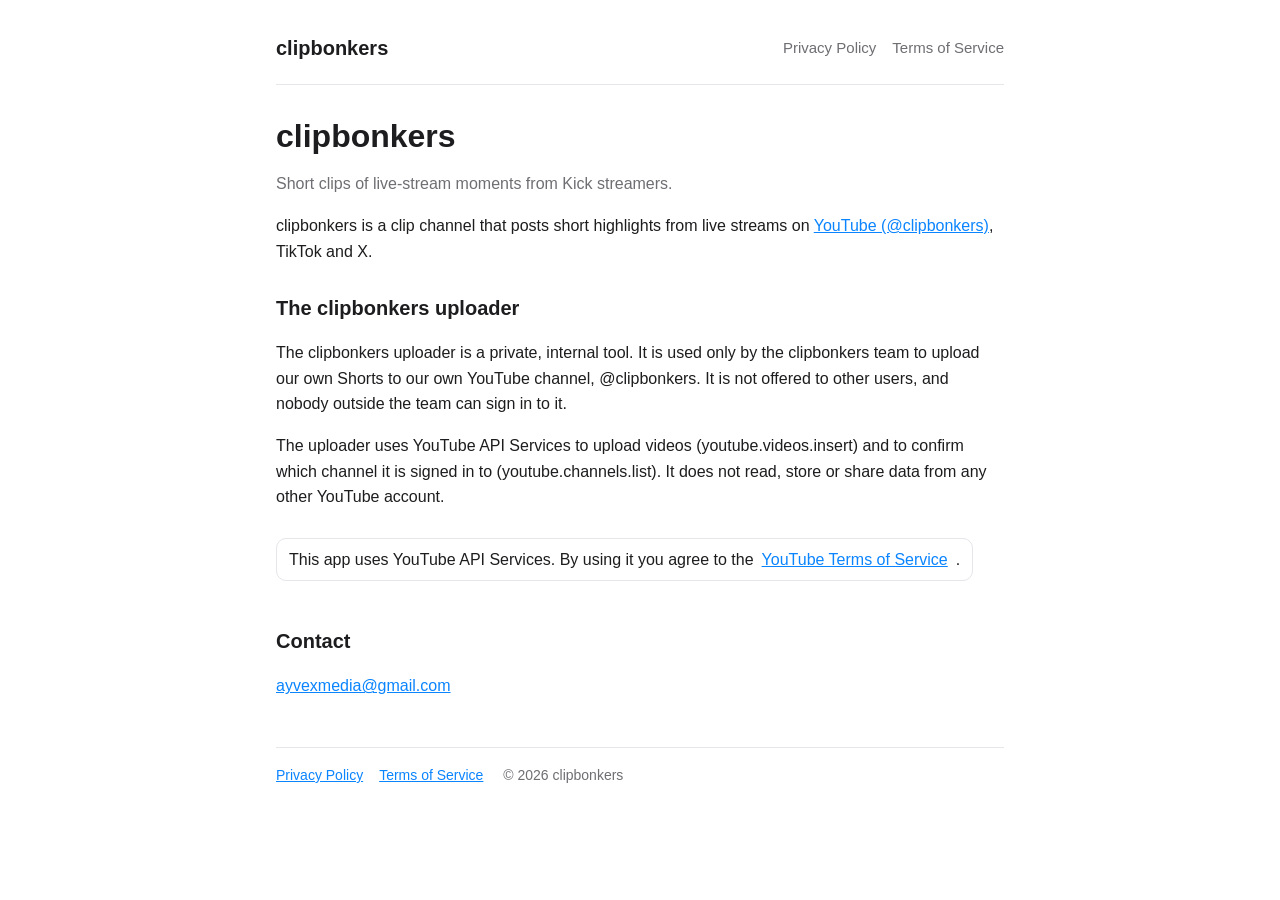
<file: index.html>
<!doctype html>
<html lang="en">
<head>
<meta charset="utf-8">
<meta name="viewport" content="width=device-width, initial-scale=1">
<title>clipbonkers</title>
<link rel="stylesheet" href="style.css">
</head>
<body>
<div class="wrap">
  <header>
    <a class="brand" href="./">clipbonkers</a>
    <nav><a href="privacy.html">Privacy Policy</a><a href="terms.html">Terms of Service</a></nav>
  </header>

  <h1>clipbonkers</h1>
  <p class="muted">Short clips of live-stream moments from Kick streamers.</p>

  <p>clipbonkers is a clip channel that posts short highlights from live streams on
    <a href="https://www.youtube.com/@clipbonkers">YouTube (@clipbonkers)</a>, TikTok and X.</p>

  <h2>The clipbonkers uploader</h2>
  <p>The clipbonkers uploader is a private, internal tool. It is used only by the clipbonkers team to upload our
    own Shorts to our own YouTube channel, @clipbonkers. It is not offered to other users, and nobody outside the
    team can sign in to it.</p>
  <p>The uploader uses YouTube API Services to upload videos (youtube.videos.insert) and to confirm which channel it
    is signed in to (youtube.channels.list). It does not read, store or share data from any other YouTube account.</p>
  <p class="yt">This app uses YouTube API Services. By using it you agree to the
    <a href="https://www.youtube.com/t/terms">YouTube Terms of Service</a>.</p>

  <h2>Contact</h2>
  <p><a href="mailto:ayvexmedia@gmail.com">ayvexmedia@gmail.com</a></p>

  <footer>
    <a href="privacy.html">Privacy Policy</a><a href="terms.html">Terms of Service</a>
    <span>© 2026 clipbonkers</span>
  </footer>
</div>
</body>
</html>
</file>
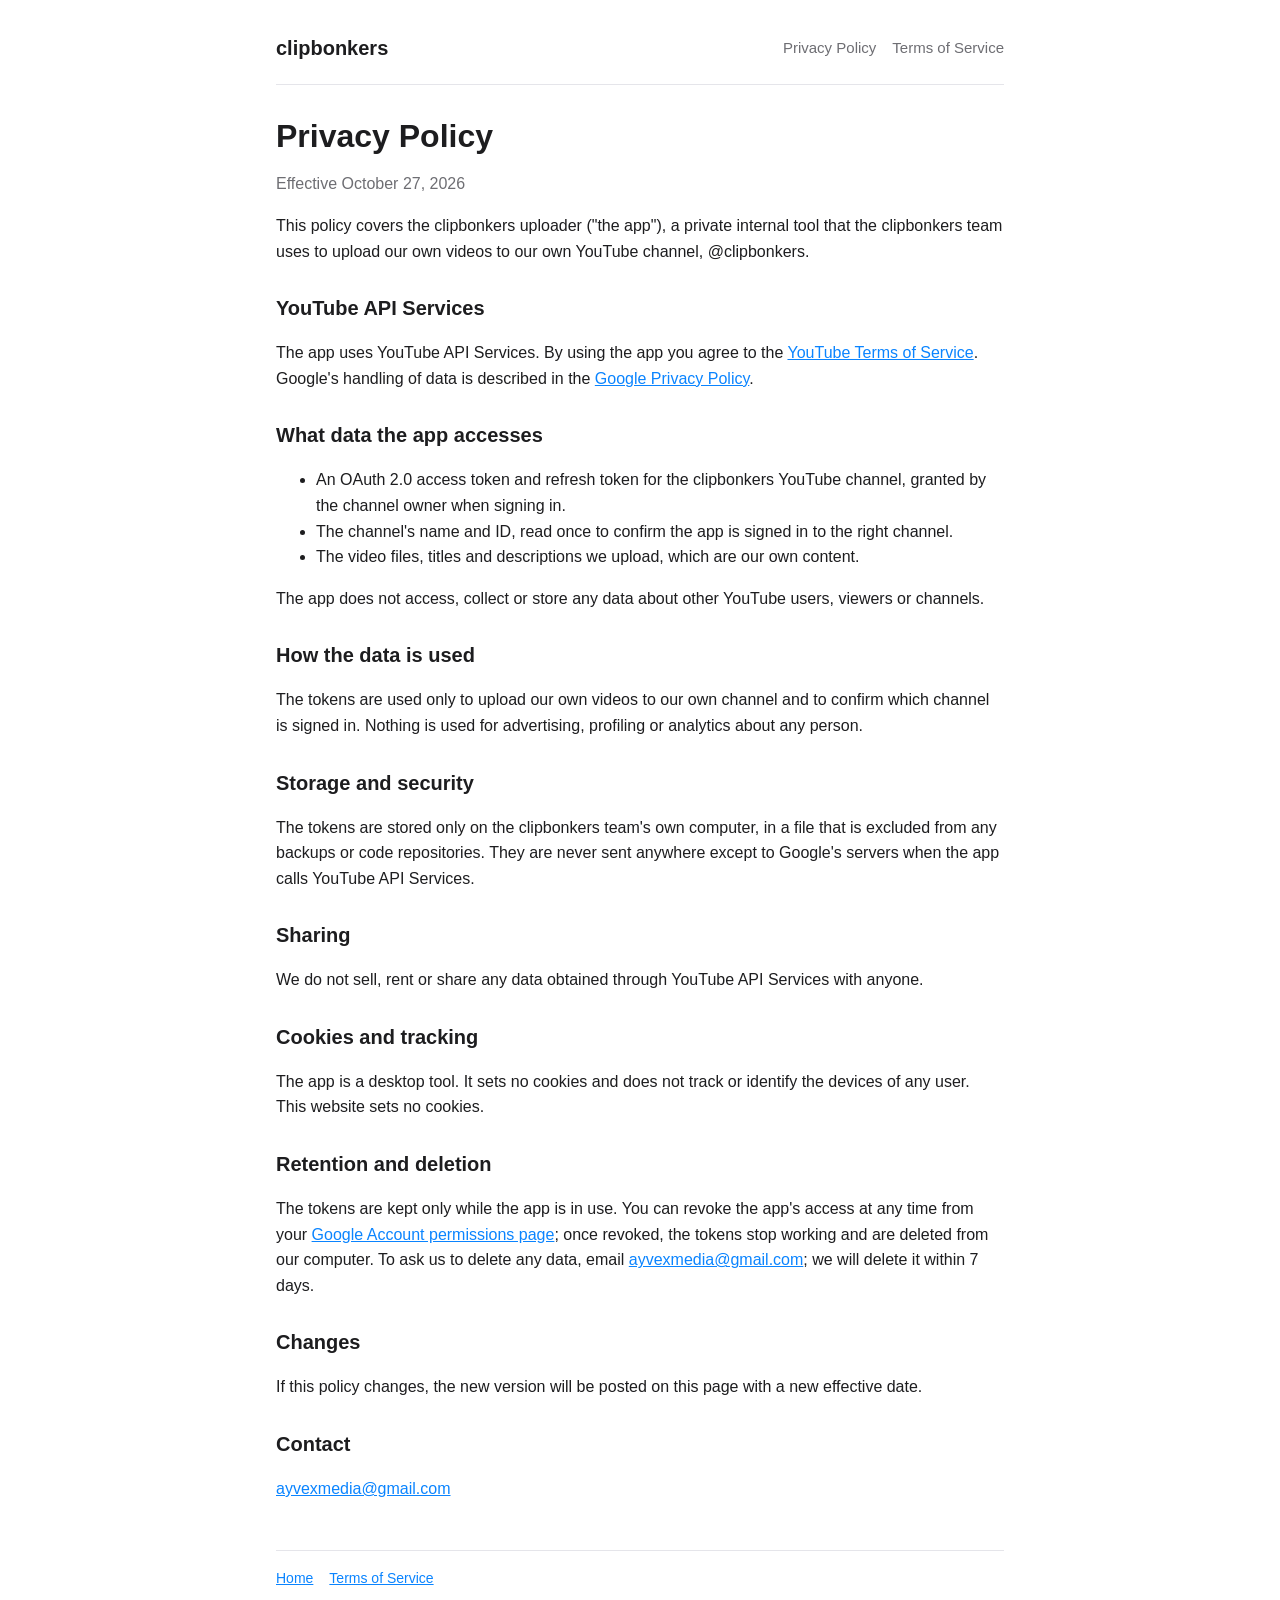
<file: privacy.html>
<!doctype html>
<html lang="en">
<head>
<meta charset="utf-8">
<meta name="viewport" content="width=device-width, initial-scale=1">
<title>Privacy Policy · clipbonkers</title>
<link rel="stylesheet" href="style.css">
</head>
<body>
<div class="wrap">
  <header>
    <a class="brand" href="./">clipbonkers</a>
    <nav><a href="privacy.html">Privacy Policy</a><a href="terms.html">Terms of Service</a></nav>
  </header>

  <h1>Privacy Policy</h1>
  <p class="muted">Effective October 27, 2026</p>

  <p>This policy covers the clipbonkers uploader ("the app"), a private internal tool that the clipbonkers team uses
    to upload our own videos to our own YouTube channel, @clipbonkers.</p>

  <h2>YouTube API Services</h2>
  <p>The app uses YouTube API Services. By using the app you agree to the
    <a href="https://www.youtube.com/t/terms">YouTube Terms of Service</a>. Google's handling of data is described in the
    <a href="https://policies.google.com/privacy">Google Privacy Policy</a>.</p>

  <h2>What data the app accesses</h2>
  <ul>
    <li>An OAuth 2.0 access token and refresh token for the clipbonkers YouTube channel, granted by the channel owner
      when signing in.</li>
    <li>The channel's name and ID, read once to confirm the app is signed in to the right channel.</li>
    <li>The video files, titles and descriptions we upload, which are our own content.</li>
  </ul>
  <p>The app does not access, collect or store any data about other YouTube users, viewers or channels.</p>

  <h2>How the data is used</h2>
  <p>The tokens are used only to upload our own videos to our own channel and to confirm which channel is signed in.
    Nothing is used for advertising, profiling or analytics about any person.</p>

  <h2>Storage and security</h2>
  <p>The tokens are stored only on the clipbonkers team's own computer, in a file that is excluded from any backups or
    code repositories. They are never sent anywhere except to Google's servers when the app calls YouTube API
    Services.</p>

  <h2>Sharing</h2>
  <p>We do not sell, rent or share any data obtained through YouTube API Services with anyone.</p>

  <h2>Cookies and tracking</h2>
  <p>The app is a desktop tool. It sets no cookies and does not track or identify the devices of any user. This website
    sets no cookies.</p>

  <h2>Retention and deletion</h2>
  <p>The tokens are kept only while the app is in use. You can revoke the app's access at any time from your
    <a href="https://myaccount.google.com/permissions">Google Account permissions page</a>; once revoked, the tokens stop
    working and are deleted from our computer. To ask us to delete any data, email
    <a href="mailto:ayvexmedia@gmail.com">ayvexmedia@gmail.com</a>; we will delete it within 7 days.</p>

  <h2>Changes</h2>
  <p>If this policy changes, the new version will be posted on this page with a new effective date.</p>

  <h2>Contact</h2>
  <p><a href="mailto:ayvexmedia@gmail.com">ayvexmedia@gmail.com</a></p>

  <footer>
    <a href="./">Home</a><a href="terms.html">Terms of Service</a>
  </footer>
</div>
</body>
</html>
</file>
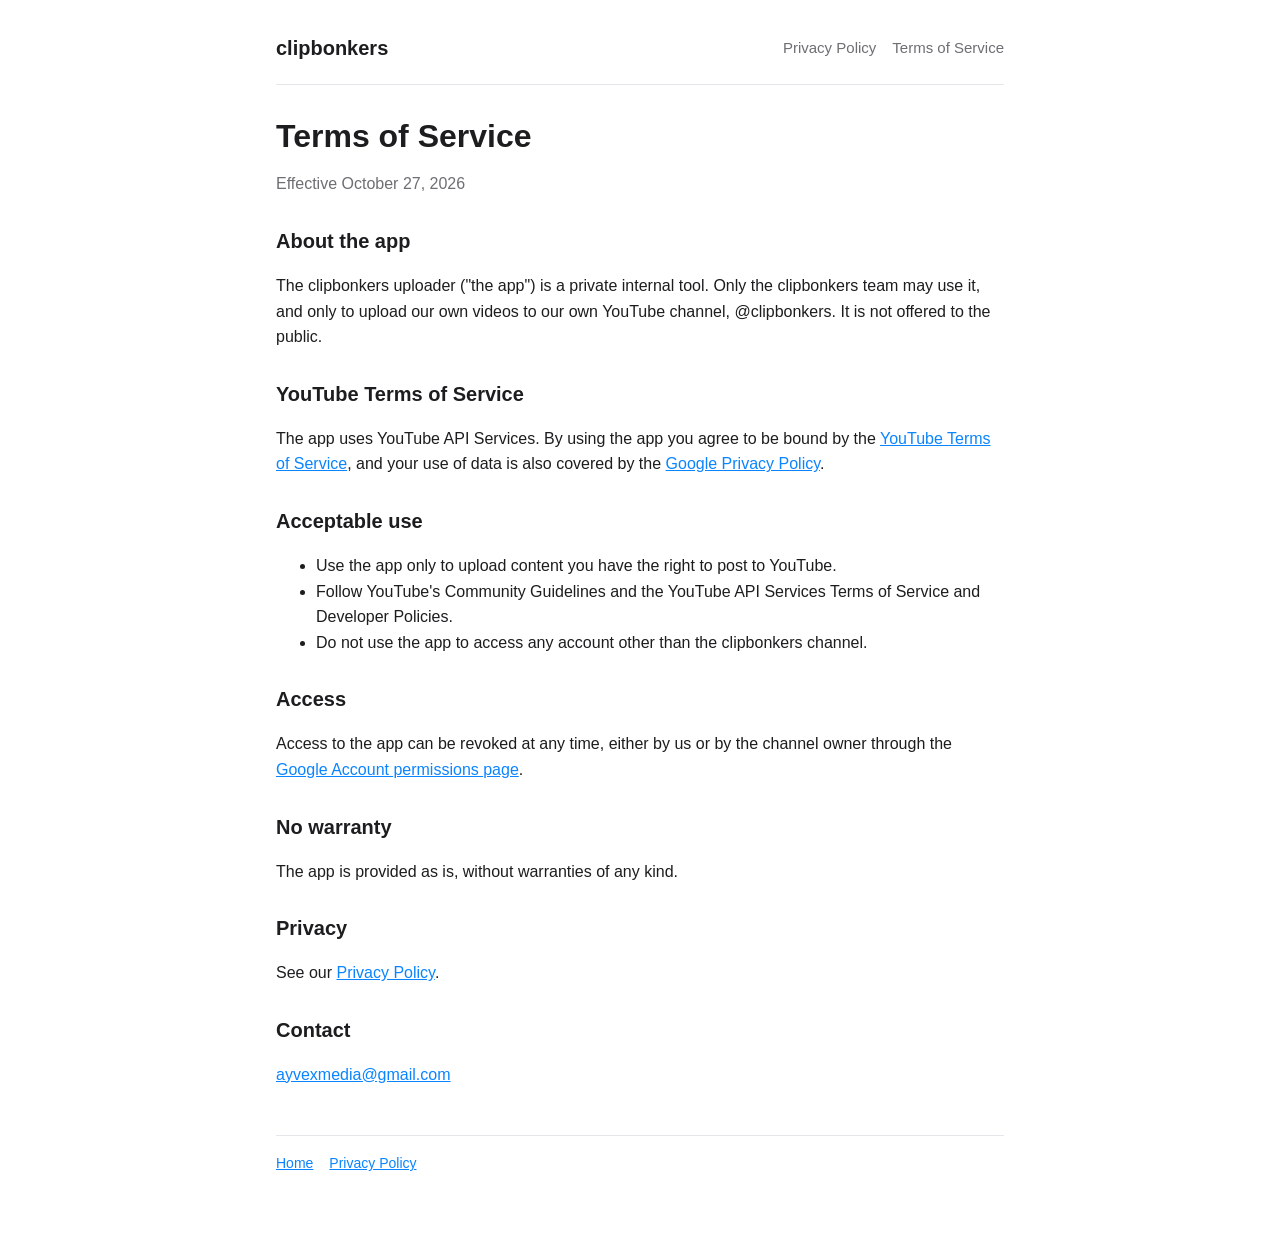
<file: terms.html>
<!doctype html>
<html lang="en">
<head>
<meta charset="utf-8">
<meta name="viewport" content="width=device-width, initial-scale=1">
<title>Terms of Service · clipbonkers</title>
<link rel="stylesheet" href="style.css">
</head>
<body>
<div class="wrap">
  <header>
    <a class="brand" href="./">clipbonkers</a>
    <nav><a href="privacy.html">Privacy Policy</a><a href="terms.html">Terms of Service</a></nav>
  </header>

  <h1>Terms of Service</h1>
  <p class="muted">Effective October 27, 2026</p>

  <h2>About the app</h2>
  <p>The clipbonkers uploader ("the app") is a private internal tool. Only the clipbonkers team may use it, and only to
    upload our own videos to our own YouTube channel, @clipbonkers. It is not offered to the public.</p>

  <h2>YouTube Terms of Service</h2>
  <p>The app uses YouTube API Services. By using the app you agree to be bound by the
    <a href="https://www.youtube.com/t/terms">YouTube Terms of Service</a>, and your use of data is also covered by the
    <a href="https://policies.google.com/privacy">Google Privacy Policy</a>.</p>

  <h2>Acceptable use</h2>
  <ul>
    <li>Use the app only to upload content you have the right to post to YouTube.</li>
    <li>Follow YouTube's Community Guidelines and the YouTube API Services Terms of Service and Developer Policies.</li>
    <li>Do not use the app to access any account other than the clipbonkers channel.</li>
  </ul>

  <h2>Access</h2>
  <p>Access to the app can be revoked at any time, either by us or by the channel owner through the
    <a href="https://myaccount.google.com/permissions">Google Account permissions page</a>.</p>

  <h2>No warranty</h2>
  <p>The app is provided as is, without warranties of any kind.</p>

  <h2>Privacy</h2>
  <p>See our <a href="privacy.html">Privacy Policy</a>.</p>

  <h2>Contact</h2>
  <p><a href="mailto:ayvexmedia@gmail.com">ayvexmedia@gmail.com</a></p>

  <footer>
    <a href="./">Home</a><a href="privacy.html">Privacy Policy</a>
  </footer>
</div>
</body>
</html>
</file>
<file: style.css>
:root { --bg: #ffffff; --text: #1d1d1f; --muted: #6e6e73; --line: #e5e5ea; --accent: #0a84ff; }
@media (prefers-color-scheme: dark) { :root { --bg: #000000; --text: #f5f5f7; --muted: #a1a1a6; --line: #2c2c2e; --accent: #4da3ff; } }
* { box-sizing: border-box; }
body { margin: 0; background: var(--bg); color: var(--text); font: 16px/1.6 -apple-system, BlinkMacSystemFont, "Segoe UI", Roboto, sans-serif; }
.wrap { max-width: 760px; margin: 0 auto; padding: 32px 16px 64px; }
header { display: flex; align-items: center; justify-content: space-between; gap: 16px; padding-bottom: 20px; border-bottom: 1px solid var(--line); }
header a.brand { color: var(--text); text-decoration: none; font-weight: 700; font-size: 20px; }
nav a { color: var(--muted); text-decoration: none; margin-left: 16px; font-size: 15px; }
nav a:hover, a { color: var(--accent); }
h1 { font-size: 32px; line-height: 1.2; margin: 32px 0 8px; }
h2 { font-size: 20px; margin: 28px 0 6px; }
p, li { color: var(--text); }
.muted { color: var(--muted); }
.yt { display: inline-flex; align-items: center; gap: 8px; padding: 8px 12px; border: 1px solid var(--line); border-radius: 10px; margin-top: 12px; }
footer { margin-top: 48px; padding-top: 16px; border-top: 1px solid var(--line); color: var(--muted); font-size: 14px; }
footer a { margin-right: 16px; }
</file>
